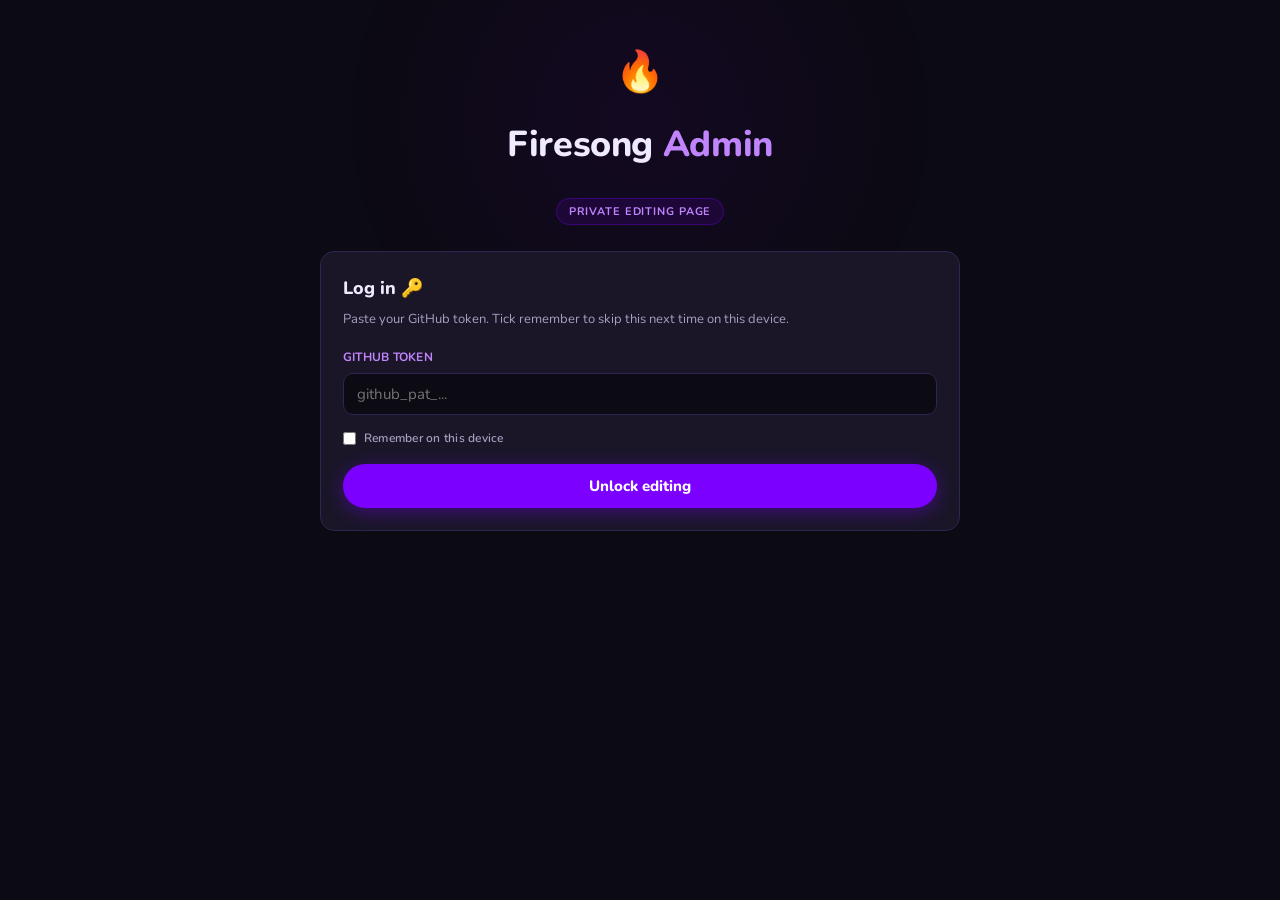
<file: admin.html>
<!DOCTYPE html>
<html lang="en">
<head>
<meta charset="UTF-8">
<meta name="viewport" content="width=device-width, initial-scale=1.0">
<title>Firesong Admin</title>
<link href="https://fonts.googleapis.com/css2?family=Nunito:wght@400;600;700;800&display=swap" rel="stylesheet">
<link rel="stylesheet" href="assets/css/style.css">
<link rel="stylesheet" href="assets/css/admin.css">
</head>
<body>
<div class="container">

  <header style="margin-bottom: 24px;">
    <span class="flame">🔥</span>
    <h1>Firesong <span>Admin</span></h1>
  </header>
  <span class="admin-tag">Private editing page</span>

  <div id="status" class="status hidden"></div>

  <!-- LOGIN -->
  <div id="login">
    <div class="card">
      <h2>Log in 🔑</h2>
      <p class="note">Paste your GitHub token. Tick remember to skip this next time on this device.</p>
      <label>GitHub token</label>
      <input type="password" id="tokenInput" placeholder="github_pat_...">
      <div class="checkbox-row">
        <input type="checkbox" id="remember">
        <label for="remember" style="text-transform:none;color:var(--muted);font-weight:600;margin:0;">Remember on this device</label>
      </div>
      <button class="btn full" id="loginBtn">Unlock editing</button>
    </div>
  </div>

  <!-- DASHBOARD -->
  <div id="dash" class="hidden">
    <div class="topbar">
      <span class="who">Editing your site 💜</span>
      <button class="logout" id="logoutBtn">Log out</button>
    </div>

    <div class="card">
      <h2>🌙 Home: about</h2>
      <p class="note">The intro on your homepage.</p>
      <div id="ed-about"></div>
      <div class="save-bar"><button class="btn full" data-act="save" data-res="about">Save about 💾</button></div>
    </div>

    <div class="card">
      <h2>📅 Schedule</h2>
      <p class="note">Your stream days and times.</p>
      <div id="ed-schedule"></div>
      <div class="save-bar"><button class="btn full" data-act="save" data-res="schedule">Save schedule 💾</button></div>
    </div>

    <div class="card">
      <h2>💜 Find me (socials)</h2>
      <p class="note">The links on your homepage.</p>
      <div id="ed-socials"></div>
      <div class="save-bar"><button class="btn full" data-act="save" data-res="socials">Save socials 💾</button></div>
    </div>

    <div class="card">
      <h2>🌈 Charity</h2>
      <p class="note">The charity page content and current cause.</p>
      <div id="ed-charity"></div>
      <div class="save-bar"><button class="btn full" data-act="save" data-res="charity">Save charity 💾</button></div>
    </div>

    <div class="card">
      <h2>⌨️ Commands</h2>
      <p class="note">Your Twitch command list.</p>
      <div id="ed-commands"></div>
      <div class="save-bar"><button class="btn full" data-act="save" data-res="commands">Save commands 💾</button></div>
    </div>
  </div>

</div>

<script src="assets/js/admin.js"></script>
</body>
</html>
</file>
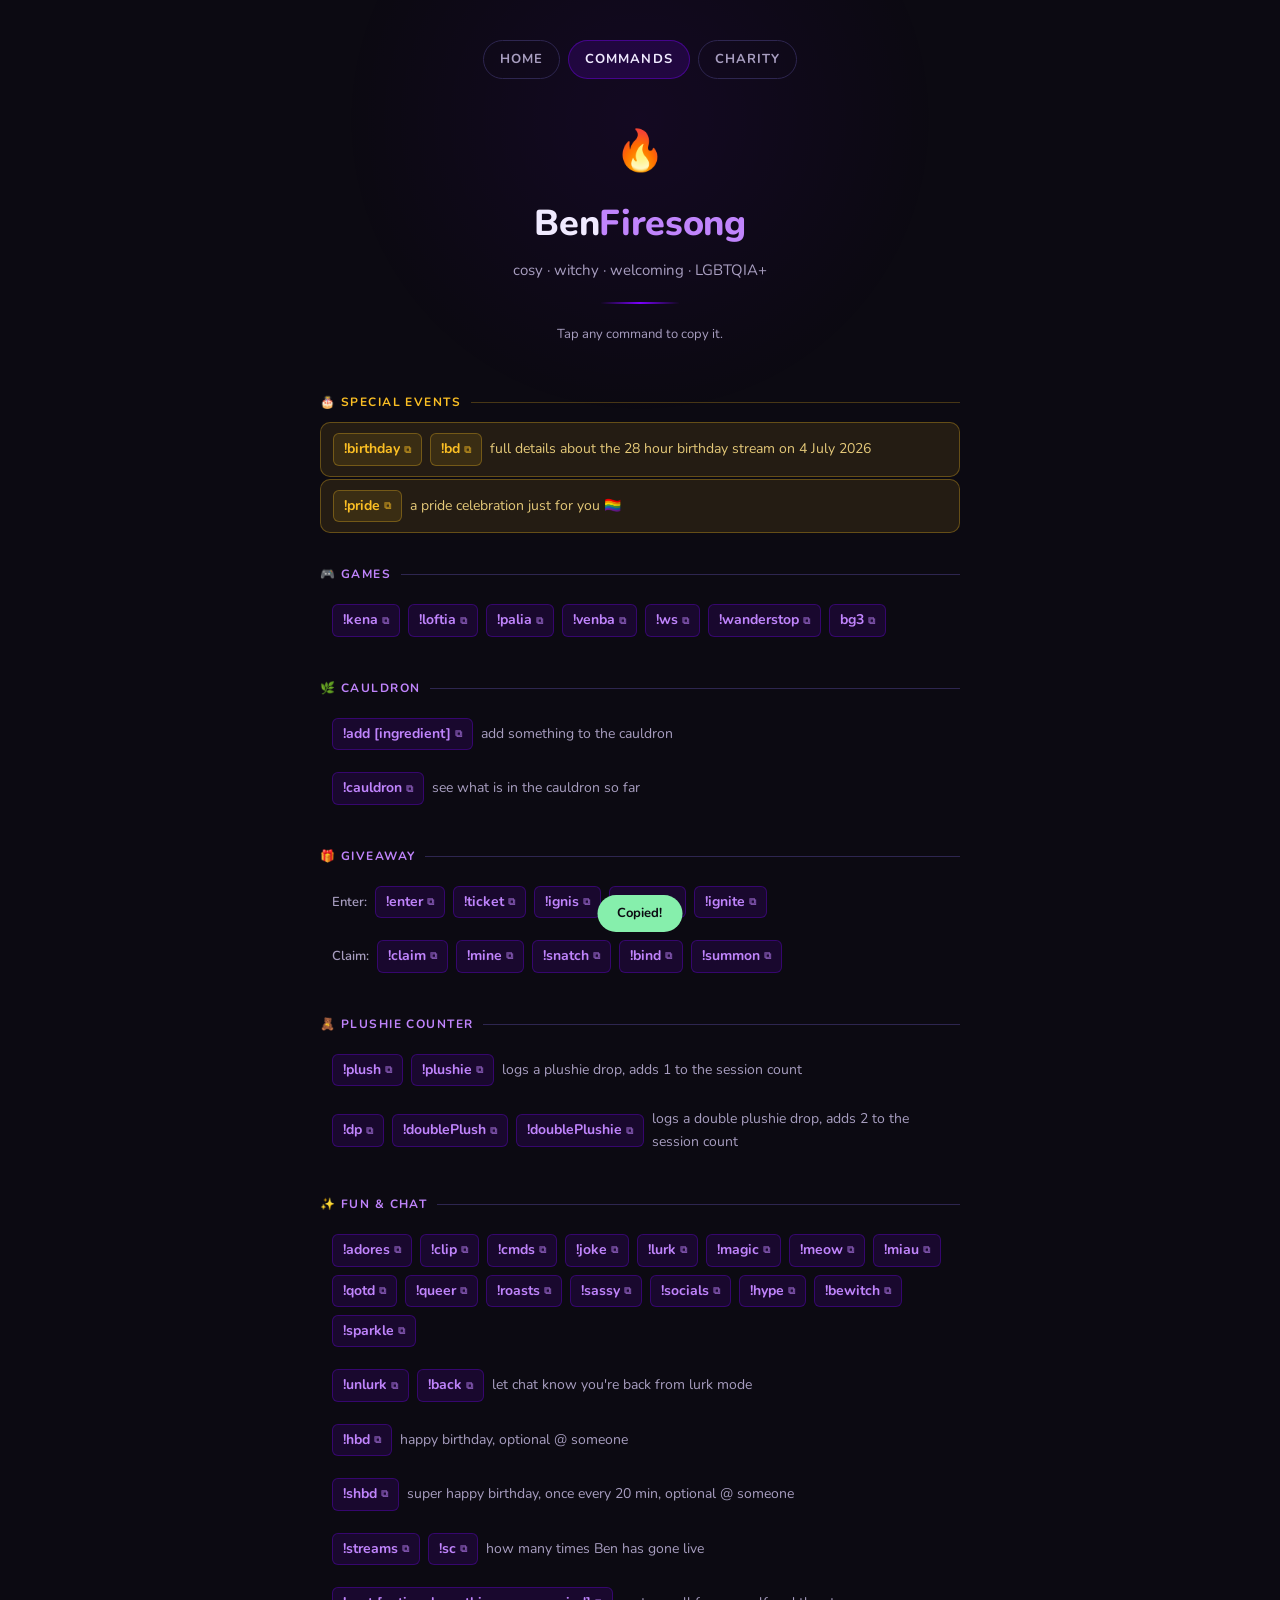
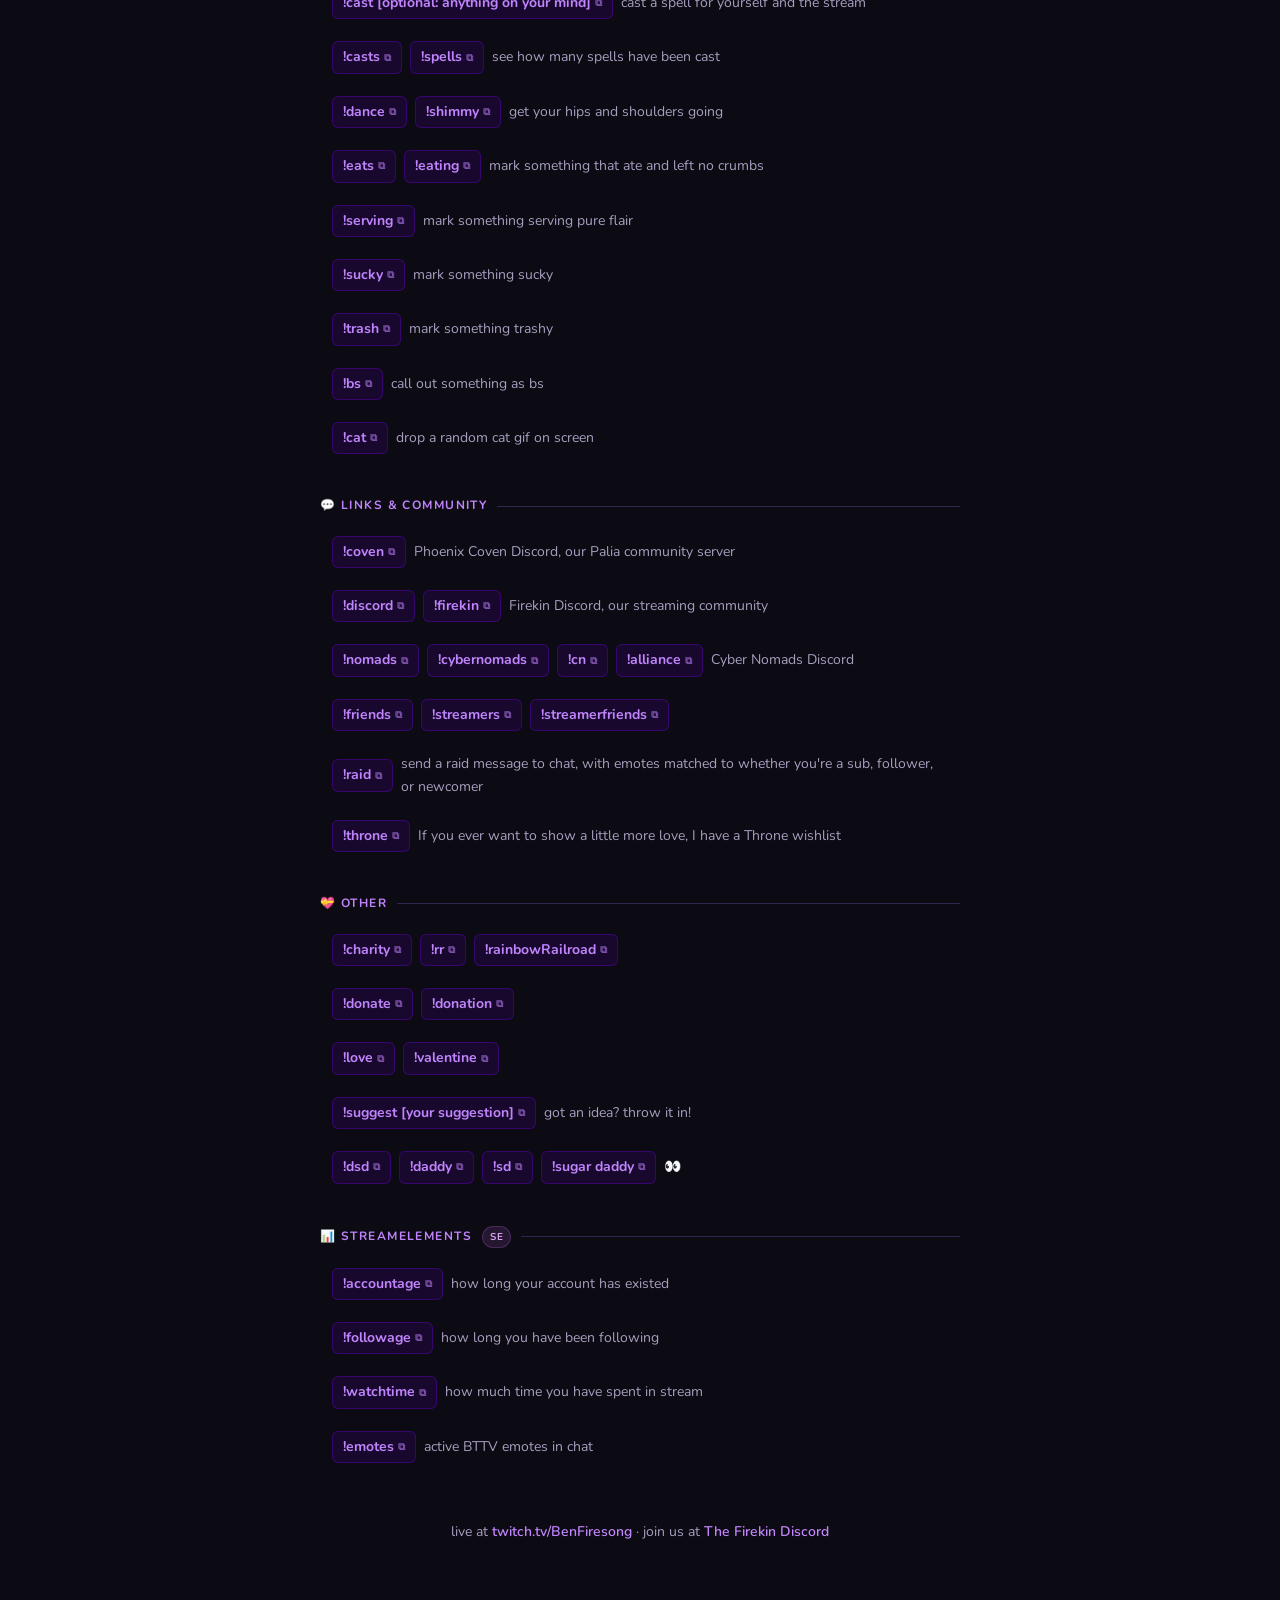
<file: commands.html>
<!DOCTYPE html>
<html lang="en">
<head>
<meta charset="UTF-8">
<meta name="viewport" content="width=device-width, initial-scale=1.0">
<title>BenFiresong — Commands</title>
<link href="https://fonts.googleapis.com/css2?family=Nunito:wght@400;600;700;800&display=swap" rel="stylesheet">
<link rel="stylesheet" href="assets/css/style.css">
</head>
<body>
<div class="container">

  <nav>
    <a href="index.html">Home</a>
    <a href="commands.html" class="active">Commands</a>
    <a href="charity.html">Charity</a>
  </nav>

  <header>
    <span class="flame">🔥</span>
    <h1>Ben<span>Firesong</span></h1>
    <p class="tagline">cosy · witchy · welcoming · LGBTQIA+</p>
    <div class="divider"></div>
    <p class="hint">Tap any command to copy it.</p>
  </header>

  <div id="commands-root"></div>

  <footer>
    live at <a href="https://twitch.tv/BenFiresong" target="_blank">twitch.tv/BenFiresong</a> · join us at <a href="https://discord.gg/6NPeC5WkHP" target="_blank">The Firekin Discord</a>
  </footer>
</div>

<div class="toast" id="toast">Copied!</div>

<script src="assets/js/app.js"></script>
</body>
</html>
</file>
<file: assets/css/style.css>
:root {
  --bg: #0c0a12;
  --surface: #1a1628;
  --border: #2e2650;
  --accent: #7B00FF;
  --accent2: #c084fc;
  --text: #f0eaff;
  --muted: #a89ec0;
  --green: #86efac;
  --cmd-bg: rgba(123,0,255,0.12);
  --cmd-border: rgba(123,0,255,0.3);
  --gold: #fbbf24;
  --gold-bg: rgba(251,191,36,0.10);
  --gold-border: rgba(251,191,36,0.30);
}

*, *::before, *::after { box-sizing: border-box; margin: 0; padding: 0; }

body {
  background: var(--bg);
  color: var(--text);
  font-family: 'Nunito', sans-serif;
  font-size: 16px;
  line-height: 1.6;
  min-height: 100vh;
  overflow-x: hidden;
}

body::before {
  content: '';
  position: fixed;
  top: -20%;
  left: 50%;
  transform: translateX(-50%);
  width: 600px;
  height: 600px;
  background: radial-gradient(circle, rgba(123,0,255,0.07) 0%, transparent 70%);
  pointer-events: none;
  z-index: 0;
}

.container {
  max-width: 680px;
  margin: 0 auto;
  padding: 40px 20px 80px;
  position: relative;
  z-index: 1;
}

/* Nav */
nav {
  display: flex;
  justify-content: center;
  gap: 8px;
  margin-bottom: 40px;
  flex-wrap: wrap;
}

nav a {
  font-size: 13px;
  font-weight: 700;
  text-transform: uppercase;
  letter-spacing: 0.08em;
  color: var(--muted);
  text-decoration: none;
  padding: 8px 16px;
  border-radius: 99px;
  border: 1px solid var(--border);
  transition: color 0.15s, border-color 0.15s, background 0.15s;
}

nav a:hover {
  color: var(--accent2);
  border-color: rgba(123,0,255,0.5);
}

nav a.active {
  color: var(--text);
  background: rgba(123,0,255,0.15);
  border-color: rgba(123,0,255,0.4);
}

/* Header */
header {
  text-align: center;
  margin-bottom: 48px;
}

.flame {
  font-size: 40px;
  display: block;
  margin-bottom: 12px;
  animation: flicker 3s ease-in-out infinite;
}

@keyframes flicker {
  0%, 100% { opacity: 1; transform: scale(1); }
  50% { opacity: 0.85; transform: scale(1.06); }
}

h1 {
  font-size: clamp(26px, 6vw, 36px);
  font-weight: 800;
  color: var(--text);
  margin-bottom: 6px;
  letter-spacing: -0.01em;
}

h1 span { color: var(--accent2); }

.tagline {
  color: var(--muted);
  font-size: 15px;
  font-weight: 400;
}

.divider {
  width: 80px;
  height: 2px;
  background: linear-gradient(to right, transparent, var(--accent), transparent);
  margin: 20px auto;
  border-radius: 2px;
}

.hint {
  color: var(--muted);
  font-size: 13px;
  margin-top: 8px;
}

/* Sections */
.section { margin-bottom: 32px; }

.section-title {
  font-size: 12px;
  font-weight: 700;
  text-transform: uppercase;
  letter-spacing: 0.12em;
  color: var(--accent2);
  margin-bottom: 10px;
  display: flex;
  align-items: center;
  gap: 10px;
}

.section-title::after {
  content: '';
  flex: 1;
  height: 1px;
  background: var(--border);
}

.section-title.gold { color: var(--gold); }
.section-title.gold::after { background: rgba(251,191,36,0.25); }

/* Commands */
.commands { display: flex; flex-direction: column; gap: 2px; }

.command {
  display: flex;
  flex-wrap: wrap;
  align-items: center;
  gap: 8px;
  padding: 10px 12px;
  border-radius: 8px;
  transition: background 0.15s;
}

.command:hover { background: var(--surface); }

.command.special {
  background: var(--gold-bg);
  border: 1px solid var(--gold-border);
  border-radius: 10px;
}

.command.special:hover { background: rgba(251,191,36,0.15); }

.cmd {
  font-family: 'Nunito', sans-serif;
  font-size: 14px;
  font-weight: 700;
  color: var(--accent2);
  background: var(--cmd-bg);
  border: 1px solid var(--cmd-border);
  border-radius: 6px;
  padding: 4px 10px;
  cursor: pointer;
  transition: background 0.15s, border-color 0.15s, color 0.15s;
  user-select: none;
  white-space: nowrap;
  display: inline-flex;
  align-items: center;
  gap: 4px;
}

.cmd:hover {
  background: rgba(123,0,255,0.22);
  border-color: rgba(123,0,255,0.5);
}

.cmd:active { transform: scale(0.97); }

.cmd .icon { font-size: 10px; opacity: 0.6; }

.cmd.copied {
  background: rgba(134,239,172,0.12);
  border-color: rgba(134,239,172,0.4);
  color: var(--green);
}

.cmd.gold-cmd {
  color: var(--gold);
  background: var(--gold-bg);
  border-color: var(--gold-border);
}

.cmd.gold-cmd:hover {
  background: rgba(251,191,36,0.18);
  border-color: rgba(251,191,36,0.5);
}

.inline-desc {
  color: var(--muted);
  font-size: 14px;
  flex: 1;
  min-width: 140px;
}

.inline-desc.gold { color: #e5c97a; }

.label {
  color: var(--muted);
  font-size: 13px;
  font-weight: 600;
  white-space: nowrap;
}

.badge {
  font-size: 10px;
  font-weight: 700;
  letter-spacing: 0.06em;
  padding: 2px 7px;
  border-radius: 99px;
  text-transform: uppercase;
  white-space: nowrap;
}

.badge-se { background: rgba(180,100,220,0.15); color: #d4a0f0; border: 1px solid rgba(180,100,220,0.25); }

/* Toast */
.toast {
  position: fixed;
  bottom: 28px;
  left: 50%;
  transform: translateX(-50%) translateY(60px);
  background: var(--green);
  color: #0c0a12;
  font-family: 'Nunito', sans-serif;
  font-size: 13px;
  font-weight: 700;
  padding: 8px 20px;
  border-radius: 99px;
  transition: transform 0.25s ease;
  pointer-events: none;
  z-index: 100;
}

.toast.show { transform: translateX(-50%) translateY(0); }

/* Loading + empty states */
.state-msg {
  text-align: center;
  color: var(--muted);
  font-size: 14px;
  padding: 30px 0;
}

/* About card (home + charity) */
.about-card {
  background: var(--surface);
  border: 1px solid var(--border);
  border-radius: 14px;
  padding: 20px 22px;
}
.about-card p { margin-bottom: 12px; }
.about-card p:last-child { margin-bottom: 0; }

.pills { display: flex; flex-wrap: wrap; gap: 8px; margin-top: 14px; }
.pill {
  font-size: 12px;
  font-weight: 700;
  padding: 5px 12px;
  border-radius: 99px;
  background: rgba(123,0,255,0.12);
  border: 1px solid rgba(123,0,255,0.3);
  color: var(--accent2);
}

/* Schedule */
.schedule { display: flex; flex-direction: column; gap: 8px; }
.day {
  display: flex;
  align-items: center;
  gap: 14px;
  background: var(--surface);
  border: 1px solid var(--border);
  border-radius: 10px;
  padding: 14px 16px;
}
.day .name { font-weight: 800; font-size: 15px; width: 110px; flex-shrink: 0; }
.day .time { color: var(--accent2); font-weight: 700; font-size: 14px; }
.day .game { color: var(--muted); font-size: 14px; margin-left: auto; }
.schedule-note { color: var(--muted); font-size: 13px; margin-top: 10px; text-align: center; }

/* Socials */
.socials { display: grid; grid-template-columns: 1fr 1fr; gap: 10px; }
.social {
  display: flex;
  align-items: center;
  gap: 12px;
  background: var(--surface);
  border: 1px solid var(--border);
  border-radius: 10px;
  padding: 14px 16px;
  text-decoration: none;
  color: var(--text);
  transition: border-color 0.15s, background 0.15s, transform 0.15s;
}
.social:hover { border-color: rgba(123,0,255,0.5); background: rgba(123,0,255,0.08); transform: translateY(-2px); }
.social .ico { font-size: 22px; flex-shrink: 0; }
.social .txt { display: flex; flex-direction: column; line-height: 1.3; }
.social .label { font-weight: 700; font-size: 14px; }
.social .sub { color: var(--muted); font-size: 12px; }
.social.wide { grid-column: 1 / -1; }
.social.primary { background: rgba(123,0,255,0.15); border-color: rgba(123,0,255,0.4); }

/* Charity featured cause */
.cause {
  background: linear-gradient(135deg, rgba(123,0,255,0.12), rgba(192,132,252,0.06));
  border: 1px solid rgba(123,0,255,0.35);
  border-radius: 16px;
  padding: 26px 24px;
  text-align: center;
}
.cause .cause-badge {
  font-size: 11px;
  font-weight: 700;
  letter-spacing: 0.1em;
  text-transform: uppercase;
  color: var(--green);
  background: rgba(134,239,172,0.12);
  border: 1px solid rgba(134,239,172,0.35);
  padding: 4px 14px;
  border-radius: 99px;
  display: inline-block;
  margin-bottom: 14px;
}
.cause h2 { font-size: 24px; font-weight: 800; margin-bottom: 10px; }
.cause p { color: var(--muted); font-size: 15px; margin-bottom: 20px; }
.donate-btn {
  display: inline-block;
  background: var(--accent);
  color: #fff;
  font-weight: 800;
  font-size: 15px;
  text-decoration: none;
  padding: 13px 32px;
  border-radius: 99px;
  transition: transform 0.15s, box-shadow 0.15s, background 0.15s;
  box-shadow: 0 4px 20px rgba(123,0,255,0.4);
}
.donate-btn:hover { background: #8f1aff; transform: translateY(-2px); box-shadow: 0 6px 26px rgba(123,0,255,0.55); }

/* Charity steps */
.steps { display: flex; flex-direction: column; gap: 10px; }
.step {
  display: flex;
  align-items: flex-start;
  gap: 14px;
  background: var(--surface);
  border: 1px solid var(--border);
  border-radius: 10px;
  padding: 16px 18px;
}
.step .num { font-weight: 800; color: var(--accent2); font-size: 18px; flex-shrink: 0; width: 24px; }
.step .txt { font-size: 14px; }

/* Footer */
footer {
  text-align: center;
  margin-top: 48px;
  color: var(--muted);
  font-size: 14px;
}

footer a { color: var(--accent2); text-decoration: none; font-weight: 600; }
footer a:hover { text-decoration: underline; }

@media (max-width: 480px) {
  .container { padding: 28px 14px 60px; }
  .command { padding: 9px 10px; }
  .cmd { font-size: 13px; }
}
</file>
<file: assets/css/admin.css>
/* Admin page styles, layered on top of style.css */

.admin-tag {
  display: block;
  width: fit-content;
  margin: 0 auto 26px;
  font-size: 11px;
  font-weight: 700;
  letter-spacing: 0.08em;
  text-transform: uppercase;
  color: var(--accent2);
  background: rgba(123,0,255,0.12);
  border: 1px solid rgba(123,0,255,0.3);
  padding: 4px 12px;
  border-radius: 99px;
}

.card {
  background: var(--surface);
  border: 1px solid var(--border);
  border-radius: 14px;
  padding: 22px 22px;
  margin-bottom: 18px;
}

.card h2 { font-size: 18px; font-weight: 800; margin-bottom: 6px; }
.card .note { color: var(--muted); font-size: 13px; margin-bottom: 18px; }

label {
  display: block;
  font-size: 12px;
  font-weight: 700;
  color: var(--accent2);
  margin-bottom: 6px;
  letter-spacing: 0.02em;
  text-transform: uppercase;
}

input[type="text"], input[type="password"], textarea {
  width: 100%;
  background: var(--bg);
  border: 1px solid var(--border);
  color: var(--text);
  font-family: 'Nunito', sans-serif;
  font-size: 15px;
  border-radius: 10px;
  padding: 10px 13px;
  margin-bottom: 14px;
  resize: vertical;
}

input:focus, textarea:focus { outline: none; border-color: rgba(123,0,255,0.6); }

.checkbox-row {
  display: flex;
  align-items: center;
  gap: 8px;
  margin-bottom: 16px;
  font-size: 14px;
  color: var(--muted);
}
.checkbox-row input { width: auto; margin: 0; }

.btn {
  background: var(--accent);
  color: #fff;
  font-weight: 800;
  font-size: 15px;
  border: none;
  border-radius: 99px;
  padding: 12px 26px;
  cursor: pointer;
  font-family: 'Nunito', sans-serif;
  transition: transform 0.15s, background 0.15s;
  box-shadow: 0 4px 18px rgba(123,0,255,0.4);
}
.btn:hover { background: #8f1aff; transform: translateY(-2px); }
.btn:disabled { opacity: 0.5; cursor: default; transform: none; box-shadow: none; }
.btn.full { width: 100%; }

.btn-sm {
  background: rgba(123,0,255,0.15);
  color: var(--accent2);
  border: 1px solid rgba(123,0,255,0.3);
  font-weight: 700;
  font-size: 13px;
  border-radius: 8px;
  padding: 6px 12px;
  cursor: pointer;
  font-family: 'Nunito', sans-serif;
  box-shadow: none;
  transition: background 0.15s;
}
.btn-sm:hover { background: rgba(123,0,255,0.28); }

.btn-danger {
  background: rgba(244,114,114,0.12);
  color: #f47272;
  border: 1px solid rgba(244,114,114,0.3);
}
.btn-danger:hover { background: rgba(244,114,114,0.22); }

.topbar {
  display: flex;
  justify-content: space-between;
  align-items: center;
  margin-bottom: 20px;
}
.topbar .who { font-size: 13px; color: var(--muted); }
.logout { font-size: 13px; color: var(--accent2); cursor: pointer; font-weight: 700; background: none; border: none; font-family: 'Nunito', sans-serif; }

.sec-card {
  background: var(--surface);
  border: 1px solid var(--border);
  border-radius: 14px;
  padding: 18px 18px;
  margin-bottom: 16px;
}

.sec-head {
  display: flex;
  gap: 10px;
  align-items: flex-end;
  margin-bottom: 14px;
}
.sec-head .icon-field { width: 70px; flex-shrink: 0; }
.sec-head .title-field { flex: 1; }
.sec-head input { margin-bottom: 0; }

.row-item {
  background: var(--bg);
  border: 1px solid var(--border);
  border-radius: 10px;
  padding: 12px 14px;
  margin-bottom: 10px;
}
.row-item .small-label { font-size: 11px; }
.row-item input { margin-bottom: 8px; }
.row-item input:last-of-type { margin-bottom: 10px; }

.row-actions { display: flex; gap: 8px; flex-wrap: wrap; }
.sec-actions { display: flex; gap: 8px; flex-wrap: wrap; margin-top: 4px; }

.add-section-wrap { margin: 8px 0 24px; }

.status {
  text-align: center;
  font-size: 14px;
  padding: 12px;
  border-radius: 10px;
  margin-bottom: 16px;
}
.status.ok { color: var(--green); background: rgba(134,239,172,0.1); border: 1px solid rgba(134,239,172,0.3); }
.status.err { color: #f47272; background: rgba(244,114,114,0.1); border: 1px solid rgba(244,114,114,0.3); }
.status.info { color: var(--muted); background: rgba(168,158,192,0.08); border: 1px solid var(--border); }

.hidden { display: none; }

.save-bar {
  position: sticky;
  bottom: 0;
  background: linear-gradient(to top, var(--bg) 60%, transparent);
  padding: 16px 0 8px;
}
</file>
